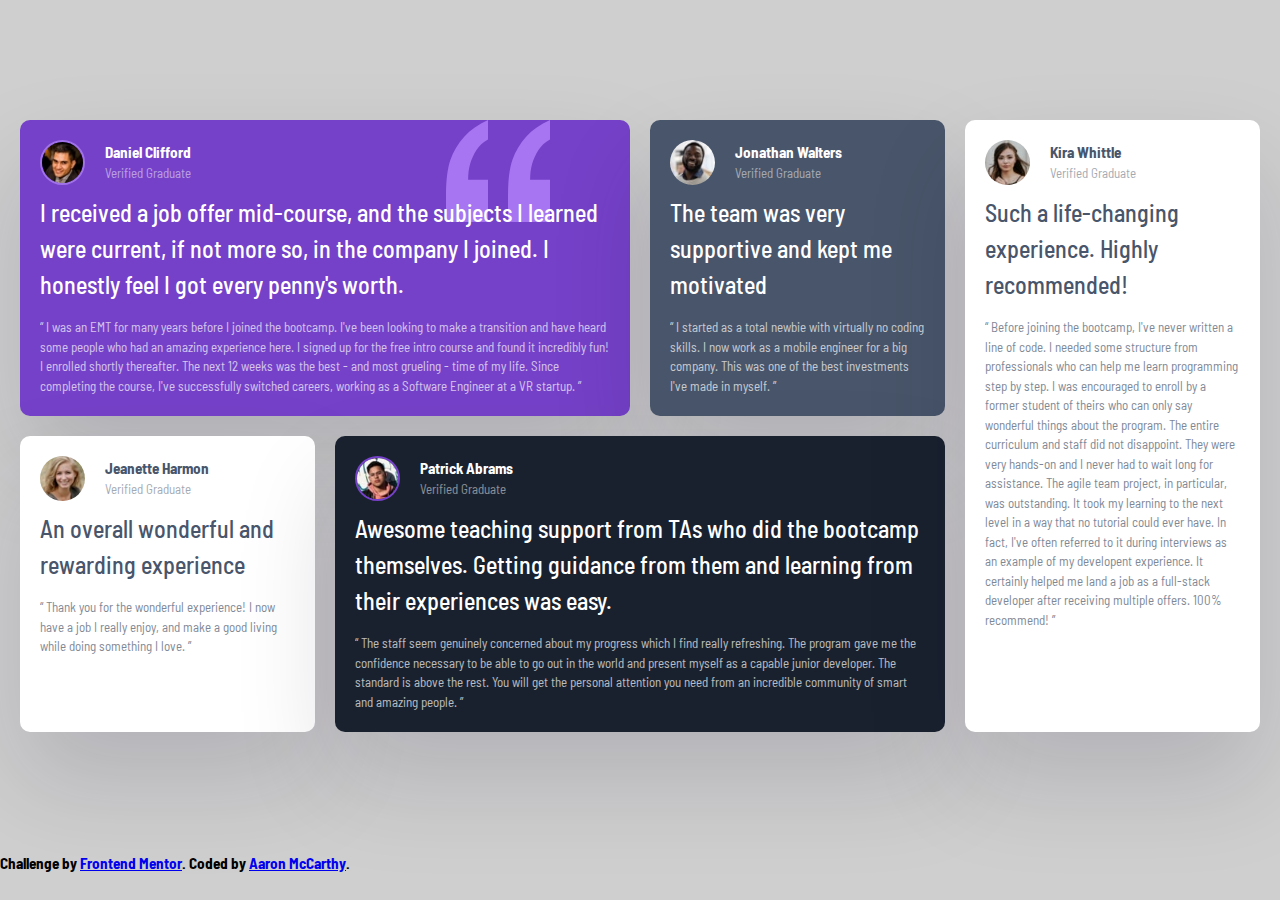
<file: index.html>
<!DOCTYPE html>
<html lang="en">
<head>
    <meta charset="UTF-8">
    <meta http-equiv="X-UA-Compatible" content="IE=edge">
    <meta name="viewport" content="width=device-width, initial-scale=1.0">
    <title>Testimonials</title>
    <link rel="stylesheet" href="testimonial.css">
</head>
<body>
    <div class="testimonials">
        <!-- Daniel Clifford card starts here -->
        <div class="card Daniel">
            <div class="header">
                <img src="images/image-daniel.jpg" class="card__image" alt="">
                <div class="header__text">
                    <h3>Daniel Clifford</h3>
                    <p>Verified Graduate</p>
                </div>
            </div>
            <p class="card__paragraph1">
                I received a job offer mid-course, and the subjects I learned were current, if not more so, in the company I joined. I honestly feel I got every penny's worth.
            </p>
            <p class="card__paragraph2">
                “ I was an EMT for many years before I joined the bootcamp. I've been looking to make a transition and have heard some people who had an amazing experience here. I signed up for the free intro course and found it incredibly fun! I enrolled shortly thereafter. The next 12 weeks was the best - and most grueling - time of my life. Since completing the course, I've successfully switched careers, working as a Software Engineer at a VR startup. ”
            </p>
        </div>
        <!-- daniel clifford card ends here  -->
        
        <!--Jonathan Walters card starts here-->
        <div class="card Jonathan">
            <div class="header">
                <img src="images/image-jonathan.jpg" class="card__image" alt="">
                <div class="header__text">
                    <h3>Jonathan Walters</h3>
                    <p>Verified Graduate</p>
                </div>
            </div>
            <p class="card__paragraph1">
                The team was very supportive and kept me motivated
            </p>
            <p class="card__paragraph2">
                “ I started as a total newbie with virtually no coding skills. I now work as a mobile engineer for a big company. This was one of the best investments I've made in myself. ”
            </p>
        </div>
        <!--jonathan walters card ends here-->

        <!--Jeanette Harmon card starts here-->
        <div class="card Jeanette">
            <div class="header">
                <img src="images/image-jeanette.jpg" class="card__image" alt="">
                <div class="header__text">
                    <h3>Jeanette Harmon</h3>
                    <p>Verified Graduate</p>
                </div>
            </div>
            <p class="card__paragraph1">
                An overall wonderful and rewarding experience
            </p>
            <p class="card__paragraph2">
                “ Thank you for the wonderful experience! I now have a job I really enjoy, and make a good living 
                while doing something I love. ”
            </p>
        </div>
        <!-- Jeanette Harmon card ends here  -->
        
        <!-- Patrick Abrams card starts here  -->
        <div class="card Patrick">
            <div class="header">
                <img src="images/image-patrick.jpg" class="card__image" alt="">
                <div class="header__text">
                    <h3>Patrick Abrams</h3>
                    <p>Verified Graduate</p>
                </div>
            </div>
            <p class="card__paragraph1">
                Awesome teaching support from TAs who did the bootcamp themselves. Getting guidance from them and learning from their experiences was easy.
            </p>
            <p class="card__paragraph2">
                “ The staff seem genuinely concerned about my progress which I find really refreshing. The program gave me the confidence necessary to be able to go out in the world and present myself as a capable junior developer. The standard is above the rest. You will get the personal attention you need from an incredible community of smart and amazing people. ”
            </p>
        </div>
        <!-- Patrick Abrams card ends here  -->

        <!-- Kira whittle card starts here-->
        <div class="card Kira">
            <div class="header">
                <img src="images/image-kira.jpg" class="card__image" alt="">
                <div class="header__text">
                    <h3>Kira Whittle</h3>
                    <p>Verified Graduate</p>
                </div>
            </div>
            <p class="card__paragraph1">
                Such a life-changing experience. Highly recommended!
            </p>
            <p class="card__paragraph2">
                “ Before joining the bootcamp, I've never written a line of code. I needed some structure from professionals who can help me learn programming step by step. I was encouraged to enroll by a former student of theirs who can only say wonderful things about the program. The entire curriculum and staff did not disappoint. They were very hands-on and I never had to wait long for assistance. The agile team project, in particular, was outstanding. It took my learning to the next level in a way that no tutorial could ever have. In fact, I've often referred to it during interviews as an example of my developent experience. It certainly helped me land a job as a full-stack developer after receiving multiple offers. 100% recommend! ”
            </p>
        </div>
        <!-- kira whittle card ends here  -->

    </div>
    <footer>
        <h3>Challenge by <a href="https://www.frontendmentor.io?ref=challenge" target="_blank">Frontend Mentor</a>. 
            Coded by <a href="#">Aaron McCarthy</a>.</h3>
    </footer>
</body>
</html>
</file>
<file: testimonial.css>
@import url('https://fonts.googleapis.com/css2?family=Barlow+Semi+Condensed:ital,wght@0,400;0,500;0,600;1,200&family=Raleway:ital@1&display=swap');
* {
    padding: 0;
    margin: 0;
    box-sizing: border-box;
}

body {
    font-size: 13px;
    font-family:'Barlow Semi Condensed', sans-serif;
    line-height: 1.5;
    background-color: hsl(0, 0%, 81%);
}

.testimonials {
    margin: 100px auto;
    padding: 20px;
    max-width: 1440px;
    display: grid;
    grid-template-columns: repeat(4,1fr);
    gap: 20px;
}


.card {
    border-radius: 10px;
    box-shadow: rgba(17, 12, 46, 0.15) 0px 48px 100px 0px;
    background: white;
    padding: 20px;
    display: flex;
    flex-direction: column;
}

.header {
    display: flex; 
    align-items: center;   
    margin-bottom: 10px;
}

.card__image {
    border-radius: 50%;
    margin-right: 20px;
    height: 45px;
    width: 45px;
}

.Daniel div.header img {
    border: 2px solid hsl(263, 73%, 68%);
}

.Patrick div.header img {
    border: 2px solid hsl(263, 55%, 52%);
}


.header__text p {
    opacity: 50%;
}


/*### styles for the text after the header ###*/
.card__paragraph1{
    font-weight: 500;
    font-size: 24px;
    margin-bottom: 15px;
}

.card__paragraph2 {
    opacity: 70%;
}

/* ##### styles specific to each card ##### */
.card.Daniel {
    background-color: hsl(263, 55%, 52%) ;
    color: hsl(0, 0%, 100%);
    background-image: url(images/bg-pattern-quotation.svg);
    background-repeat: no-repeat;
    background-position: top 0px right 80px;
    grid-column: 1 / 3;
  
}

.card.Jonathan {
    background-color: hsl(217, 19%, 35%);
    color: hsl(0, 0%, 100%);
    grid-column: 3 / 4;
 
}

.card.Jeanette {
    background-color: hsl(0, 0%, 100%);
    color: hsl(217, 19%, 35%);
    grid-column: 1 / 2;
    
}

.card.Patrick {
    background-color: hsl(219, 29%, 14%);
    color: hsl(0, 0%, 100%);
    grid-column: 2 / 4;
   
}

.card.Kira {
    background-color: hsl(0, 0%, 100%);
    color: hsl(217, 19%, 35%) ;
    grid-column: 4 / 5;
    grid-row: 1 / 3;
}



/* ############## MEDIA QUERY############# */
@media(max-width:575px) {
    .testimonials {
        width: 100%;
        grid-template-columns: 1fr;
    }

    .card.Daniel{
        grid-column: 1 / 5 ;
        grid-row: 1 / 2;
    }
    .card.Jonathan{
        grid-column: 1 / 5;
        grid-row: 2 / 3;         
    }
    .card.Jeanette{
        grid-column: 1 / 5;
        grid-row: 3 / 4;            
    }
    .card.Patrick{
        grid-column: 1 / 5;
        grid-row: 4 / 5;            
    }
    .card.Kira{
        grid-column: 1 / 5;
        grid-row: 5 / 6;
    }
}
</file>
